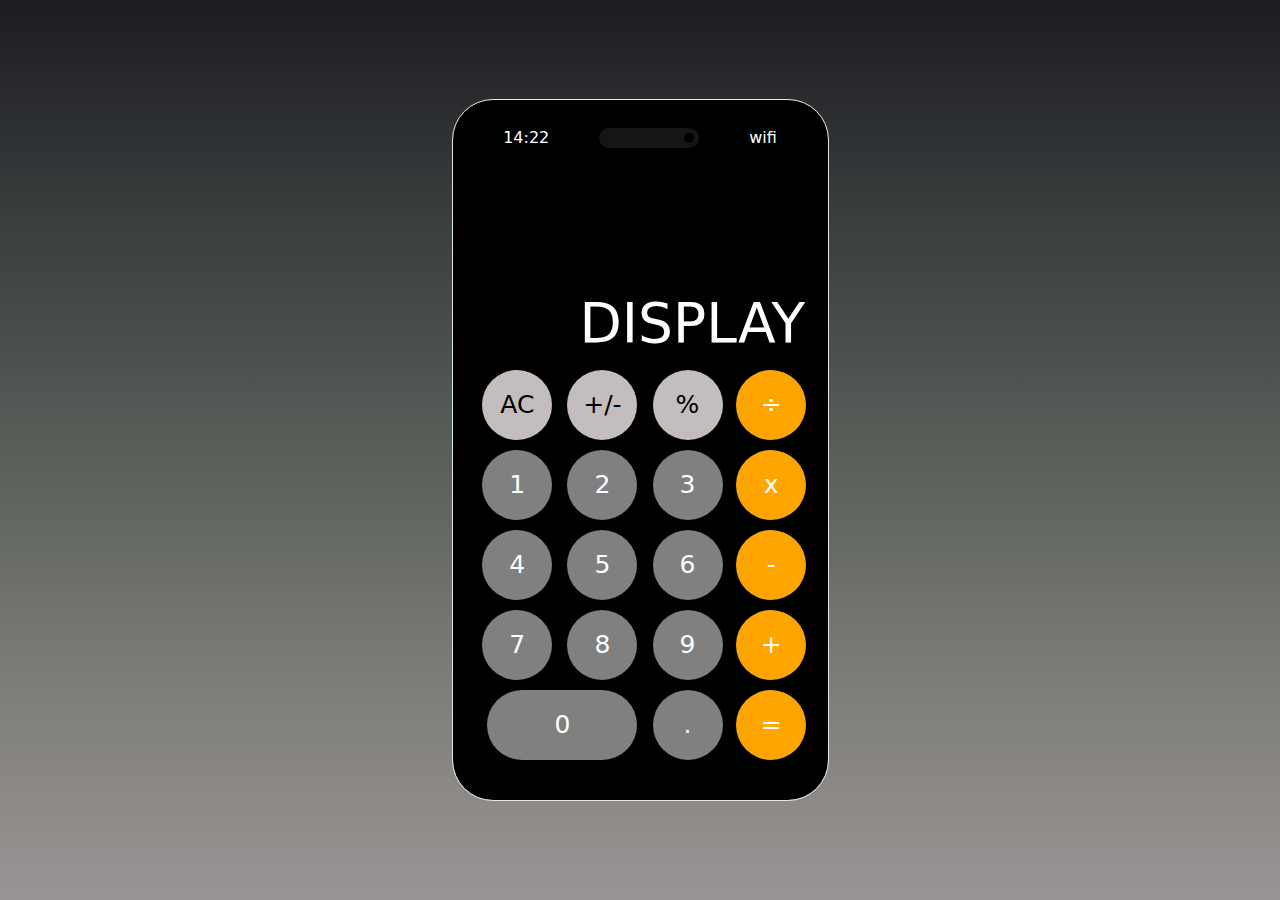
<file: calculator-finalproject/index.html>
<!DOCTYPE html>
<html lang="en">
<head>
    <meta charset="UTF-8">
    <meta name="viewport" content="width=device-width, initial-scale=1.0">
    <link rel="stylesheet" href="style.css">
    <script src="app.js" defer></script>
    <title>Document</title>
</head>
<body>
    <div class="iphone">
        <div class="top-of-screen">
            <div class="time">12:00</div>
            <div class="camera">
                <div class="camera-camera"></div>
            </div>
            <div class="right-content">wifi</div>
        </div>
        <div class="main-container">
            <div class="display">DISPLAY</div>
            <div class = "buttons">
                <div class="three-quarters-container">
                    <div class="top-row">
                        <button id="clear">AC</button>
                        <button id="sign">+/-</button>
                        <button id="percent">%</button>
                    </div>
                    <div class="numbers">
                        <button id="1">1</button>
                        <button id="2">2</button>
                        <button id="3">3</button>
                        <button id="4">4</button>
                        <button id="5">5</button>
                        <button id="6">6</button>
                        <button id="7">7</button>
                        <button id="8">8</button>
                        <button id="9">9</button>
                        <button id="0">0</button>
                        <button id="decimal">.</button>
                    </div>
                </div>
                <div class="operators">
                    <button id="div">&div;</button>
                    <button id="mul">x</button>
                    <button id="sub">-</button>
                    <button id="add">+</button>
                    <button id="eql">=</button>
                </div>
            </div>
        </div>
    </div>
    
</body>
</html>
</file>
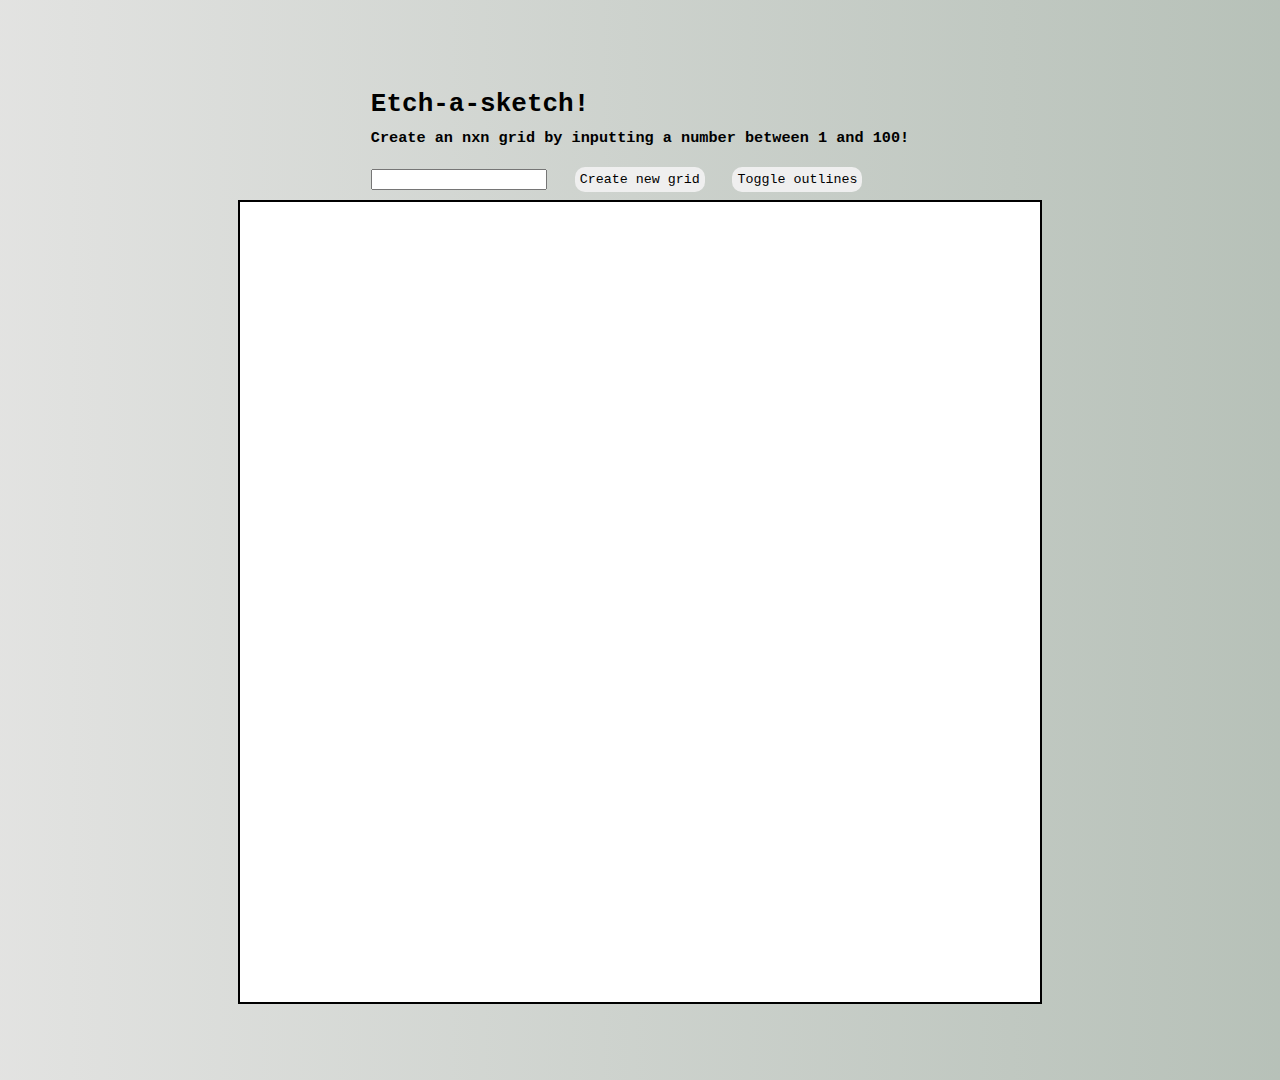
<file: etchasketch/index.html>
<!DOCTYPE html>
<html lang="en">
<head>
    <meta charset="UTF-8">
    <meta name="viewport" content="width=device-width, initial-scale=1.0">
    <script src="app.js" defer></script>
    <link rel="stylesheet" href="styles.css">
    <title>Document</title>
</head>
<body>
    <div class="heading">
        <h1>Etch-a-sketch!</h1>
        <h3>Create an nxn grid by inputting a number between 1 and 100!</h3>
        <input type="text" name="n" id="n">
        <button id="create-button">Create new grid</button>
        <button id="outline-button">Toggle outlines</button>
    </div>
    <div class="container"></div>
</body>
</html>
</file>
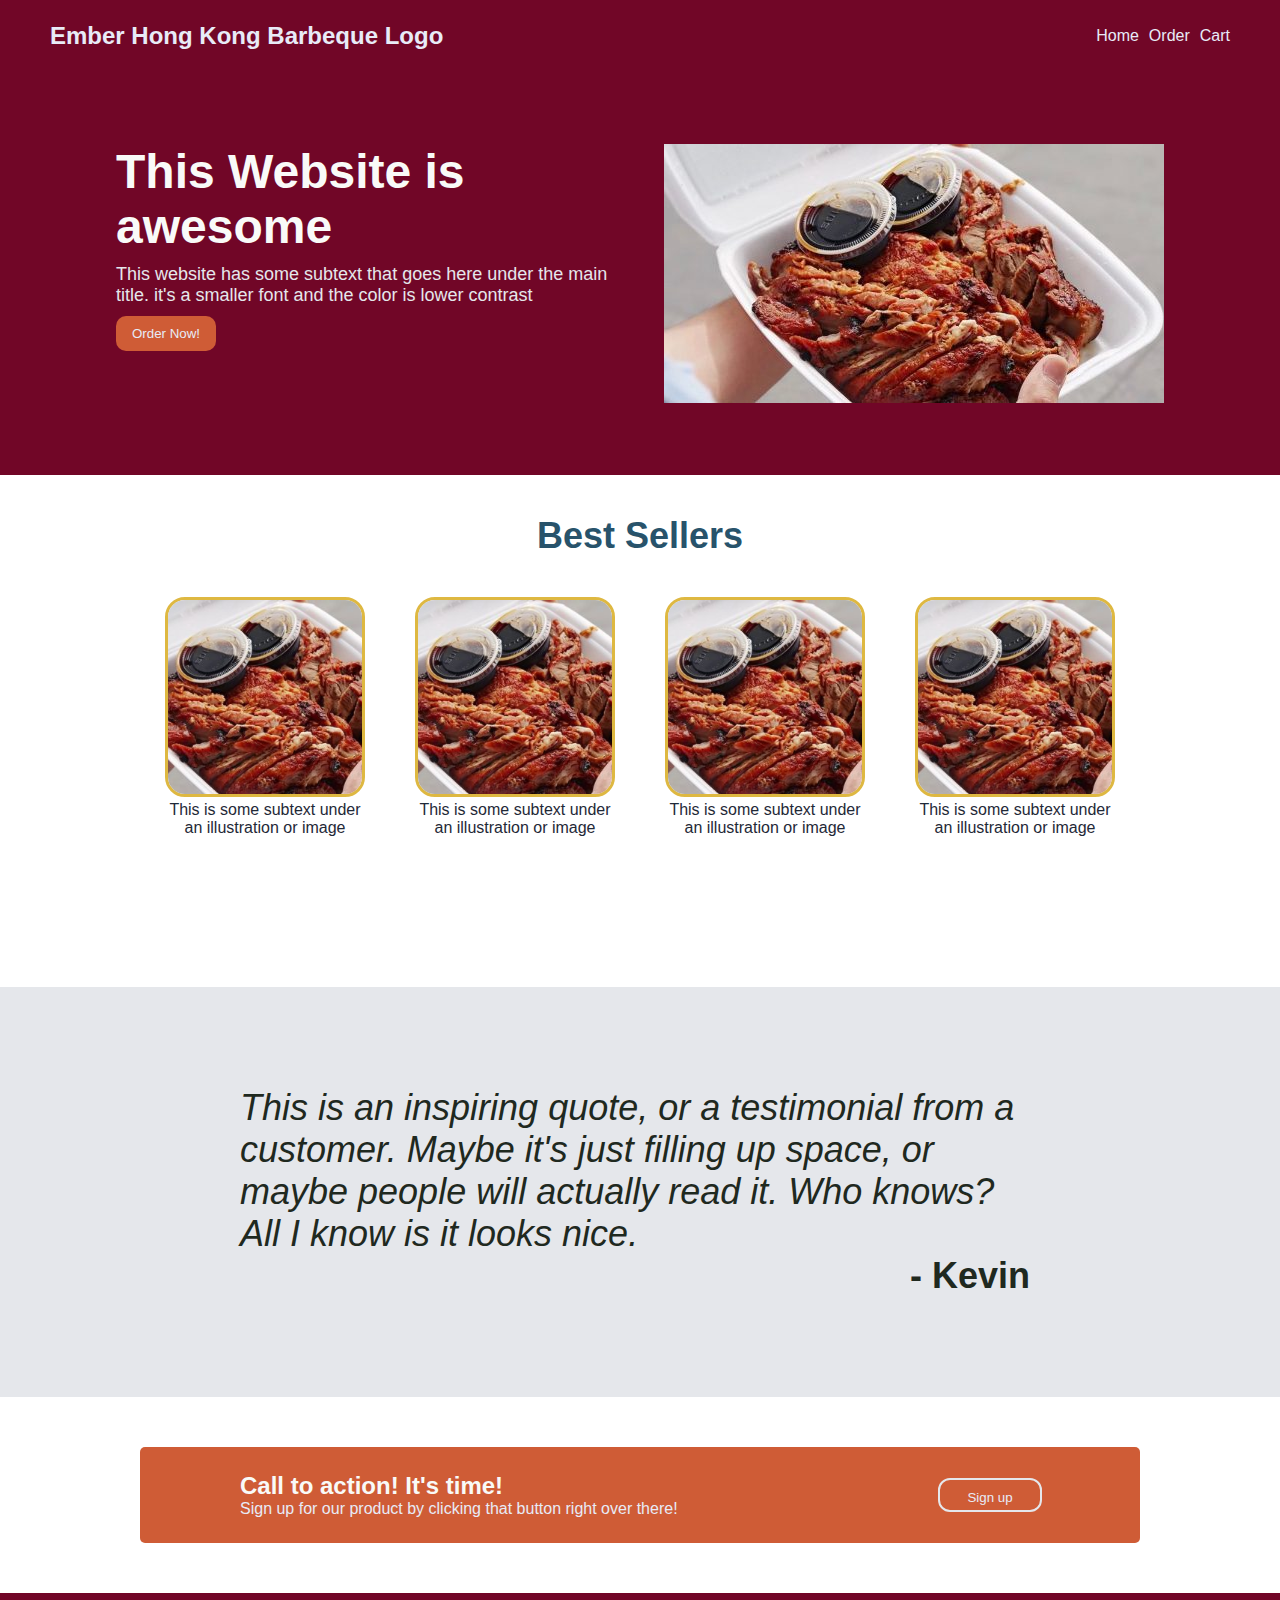
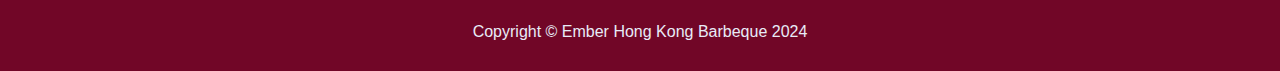
<file: landingpage/index.html>
<!DOCTYPE html>
<html lang="en">
<head>
    <meta charset="UTF-8">
    <meta name="viewport" content="width=device-width, initial-scale=1.0">
    <link rel="stylesheet" href="assets/styles.css">
    <title>Ember HKBBQ Landing page</title>
</head>
<body>
    <div class="hero">
        <h2>Ember Hong Kong Barbeque Logo</h2>
        <ul>
            <li><a href="#">Home</a></li>
            <li><a href="#">Order</a></li>
            <li><a href="#">Cart</a></li>
        </ul>
    </div>
    <div class="container1">
        <div class="header">
            This Website is awesome
            <div class="subtext">
                This website has some subtext that goes here under the main title. it's a smaller font and the color is lower contrast
            </div>
            <button>Order Now!</button>
        </div>
        <img src="assets/placeholderimage.jpeg">
    </div>
    <div class="title">Best Sellers</div>
    <div class="container2">
        <div class="item">
            <img src="assets/placeholderimage.jpeg" alt="product1">
            <div class="text">This is some subtext under an illustration or image</div>
        </div>
        <div class="item">
            <img src="assets/placeholderimage.jpeg" alt="product2">
            <div class="text">This is some subtext under an illustration or image</div>
        </div>
        <div class="item">
            <img src="assets/placeholderimage.jpeg" alt="product3">
            <div class="text">This is some subtext under an illustration or image</div>
        </div>
        <div class="item">
            <img src="assets/placeholderimage.jpeg" alt="product4">
            <div class="text">This is some subtext under an illustration or image</div>
        </div>
    </div>
    <div class="container3">
        <!-- <img src="asset/quotevector.jpg"> -->
        <div class="quote">
            <i>This is an inspiring quote, or a testimonial from a customer. Maybe it's just filling 
            up space, or maybe people will actually read it. Who knows? All I know is it looks nice.
            </i>
            <div class="quoter">- Kevin</div>
        </div>
    </div>
    <div class="container4">
        <div class="banner">
            <div class="text">
                <div class="header">Call to action! It's time!</div>
                <div>Sign up for our product by clicking that button right over there!</div>
            </div>
            <button>Sign up</button>
        </div>
    </div>
    <div class="footer">
        Copyright &copy; Ember Hong Kong Barbeque 2024
    </div>
</body>
</html>
</file>
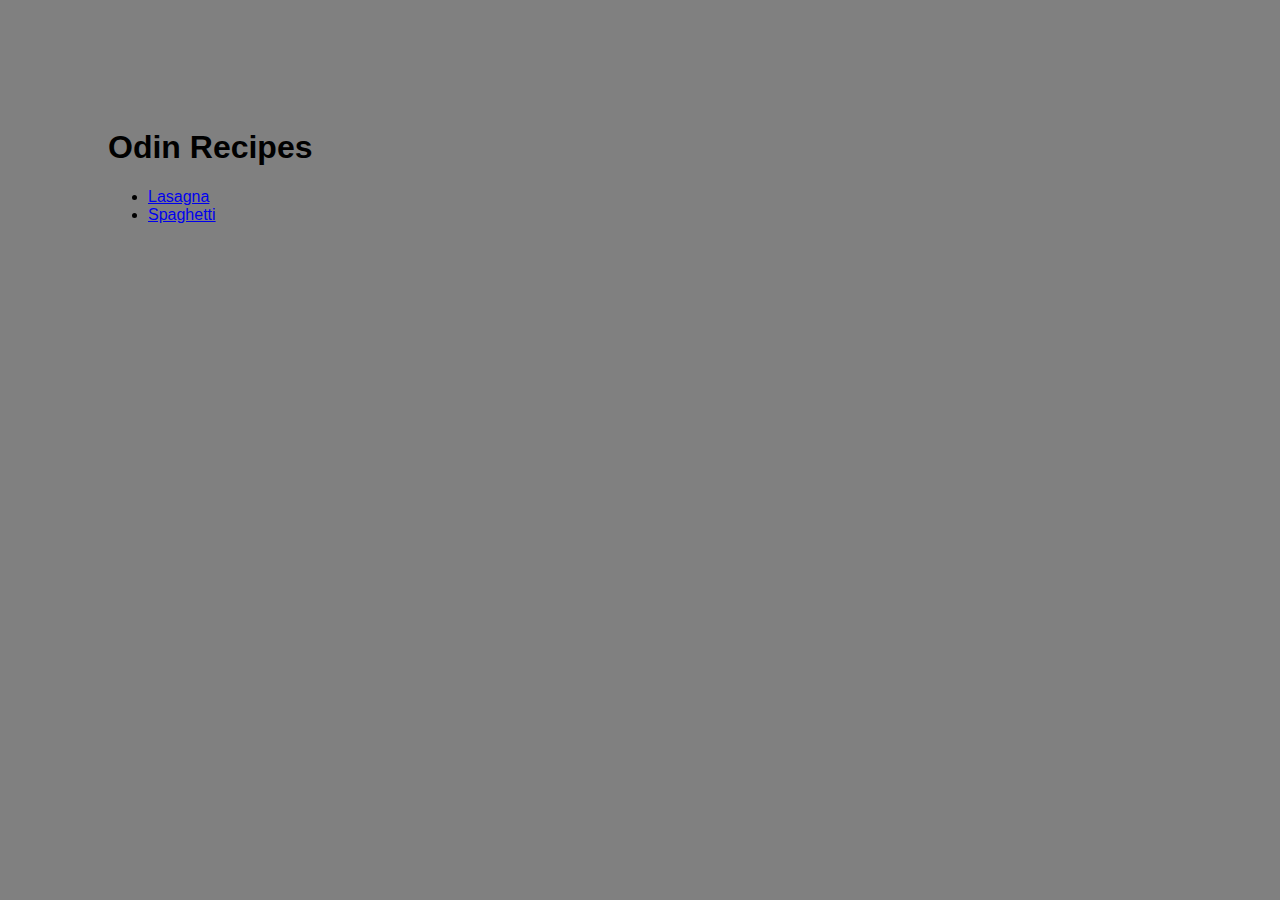
<file: recipeproject/index.html>
<!DOCTYPE html>
<html lang="en">
<head>
    <meta charset="UTF-8">
    <meta name="viewport" content="width=device-width, initial-scale=1.0">
    <link rel="stylesheet" href="style.css">
    <title>Document</title>
</head>
<body>
    <div class="container">
        <h1>Odin Recipes</h1>
        <ul class="list">
            <li>
                <a href="recipes/lasagna.html">Lasagna</a>
            </li>
            <li>
                <a href="recipes/spagettiandmeatballs.html">Spaghetti</a>
            </li>
        </ul>
    </div>
</body>
</html>
</file>
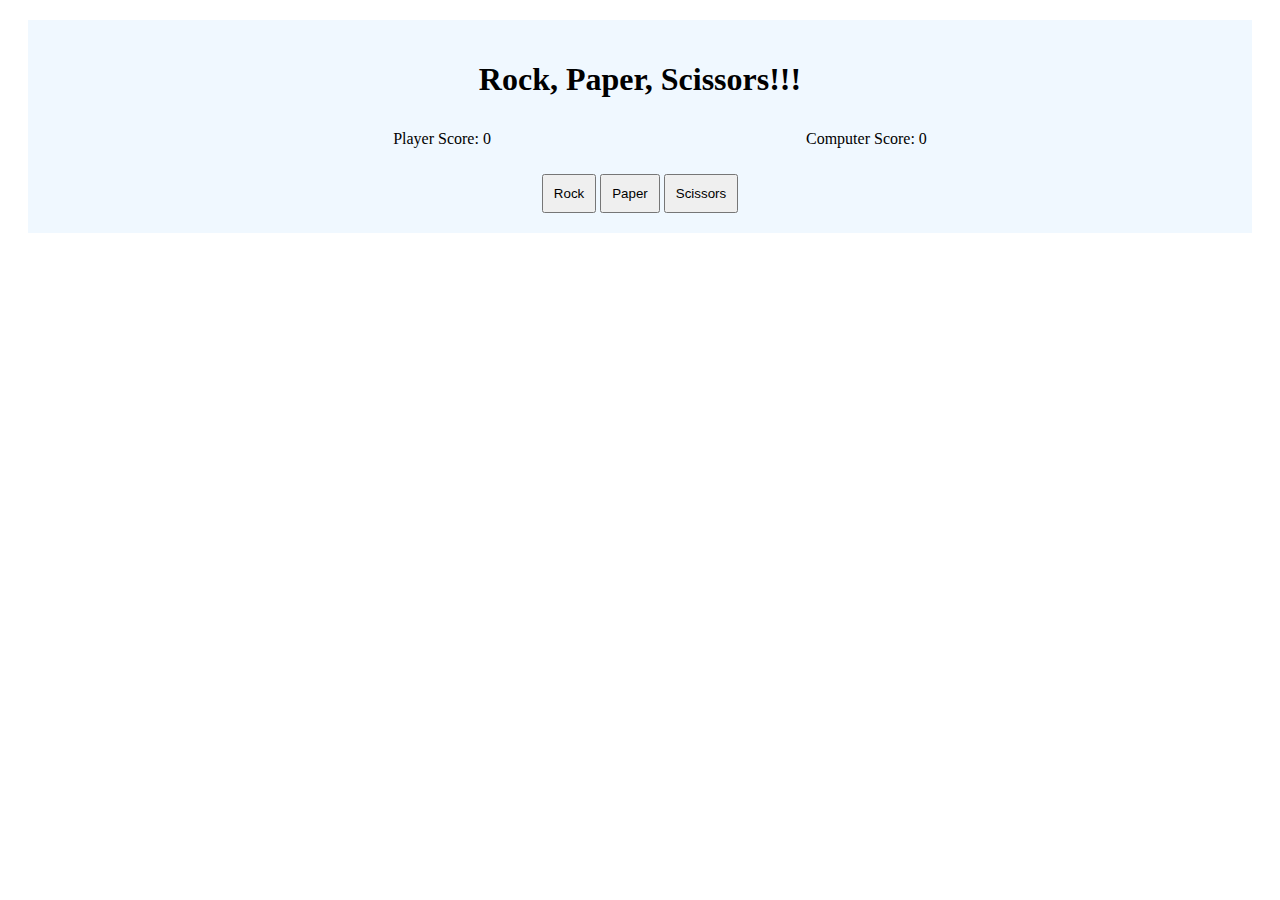
<file: rps/index.html>
<!DOCTYPE html>
<html lang="en">
<head>
    <meta charset="UTF-8">
    <meta name="viewport" content="width=device-width, initial-scale=1.0">
    <script src="rps.js" defer></script>
    <link rel="stylesheet" href="styles.css"/>
    <title>Document</title>
</head>
<body>
    <div class="container">
        <h1>Rock, Paper, Scissors!!!</h1>
        <ul class="score">
            <li class="player-score"></li>
            <li class="computer-score"></li>
        </ul>        
        <!-- <p class="Instructions">hey</h3> -->
        <div class="rps">
            <button id="rock">Rock</button>
            <button id="paper">Paper</button>
            <button id="scissors">Scissors</button>
        </div>
    </div>
</body>
</html>
</file>
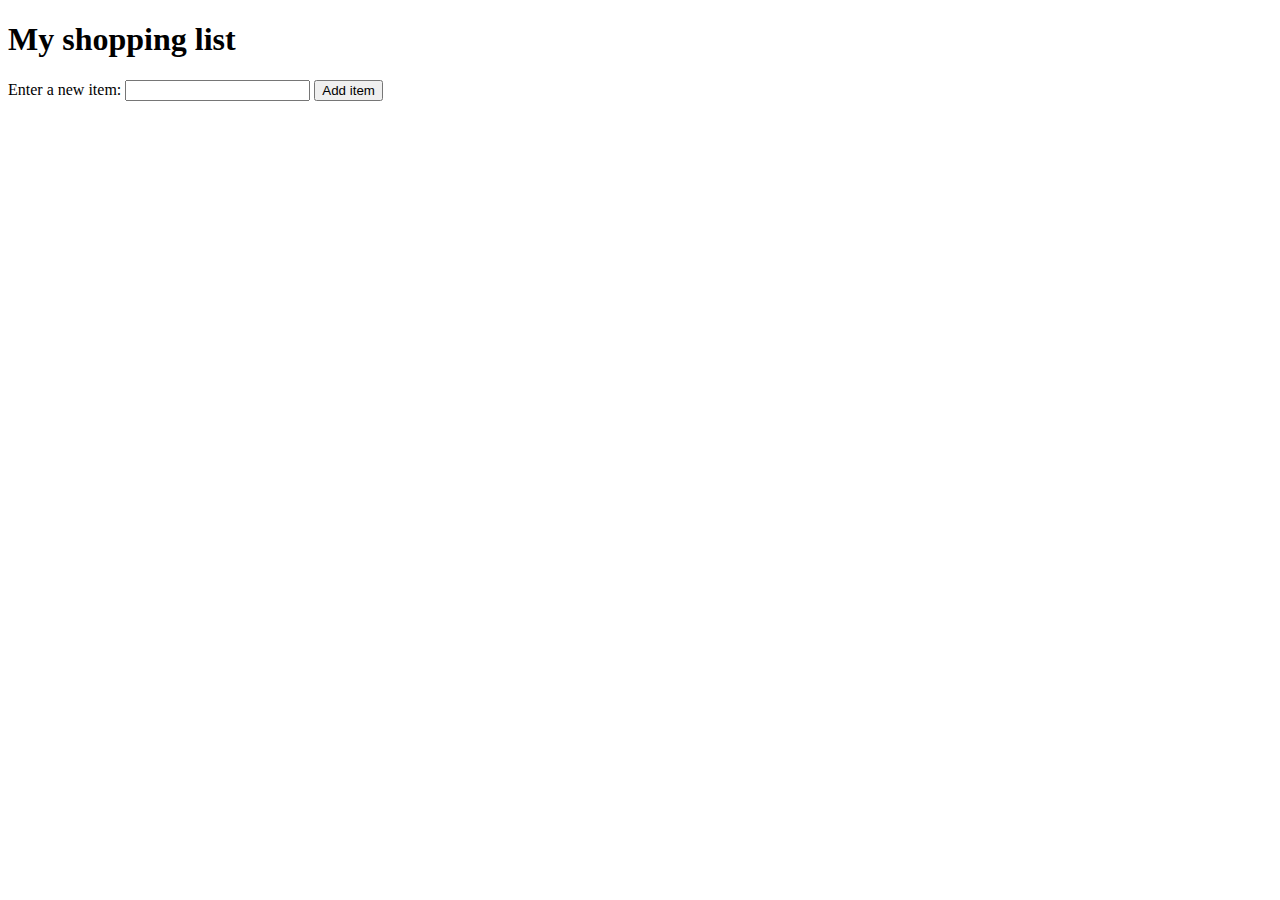
<file: shoppinglist/index.html>
<!DOCTYPE html>
<html lang="en-US">
  <head>
    <meta charset="utf-8">
    <meta name="viewport" content="width=device-width, initial-scale=1.0">
    <script src="shoppinglist.js" defer></script>
    <title>Shopping list example</title>
    <style>
      li {
        margin-bottom: 10px;
      }

      li button {
        font-size: 8px;
        margin-left: 20px;
        color: #666;
      }
    </style>
  </head>
  <body>

    <h1>My shopping list</h1>

    <div>
      <label for="item">Enter a new item:</label>
      <input type="text" name="item" id="item">
      <button id="addItemButton">Add item</button>
    </div>

    <ul id="shoppingList">

    </ul>

    <script>

    </script>
  </body>
</html>
</file>
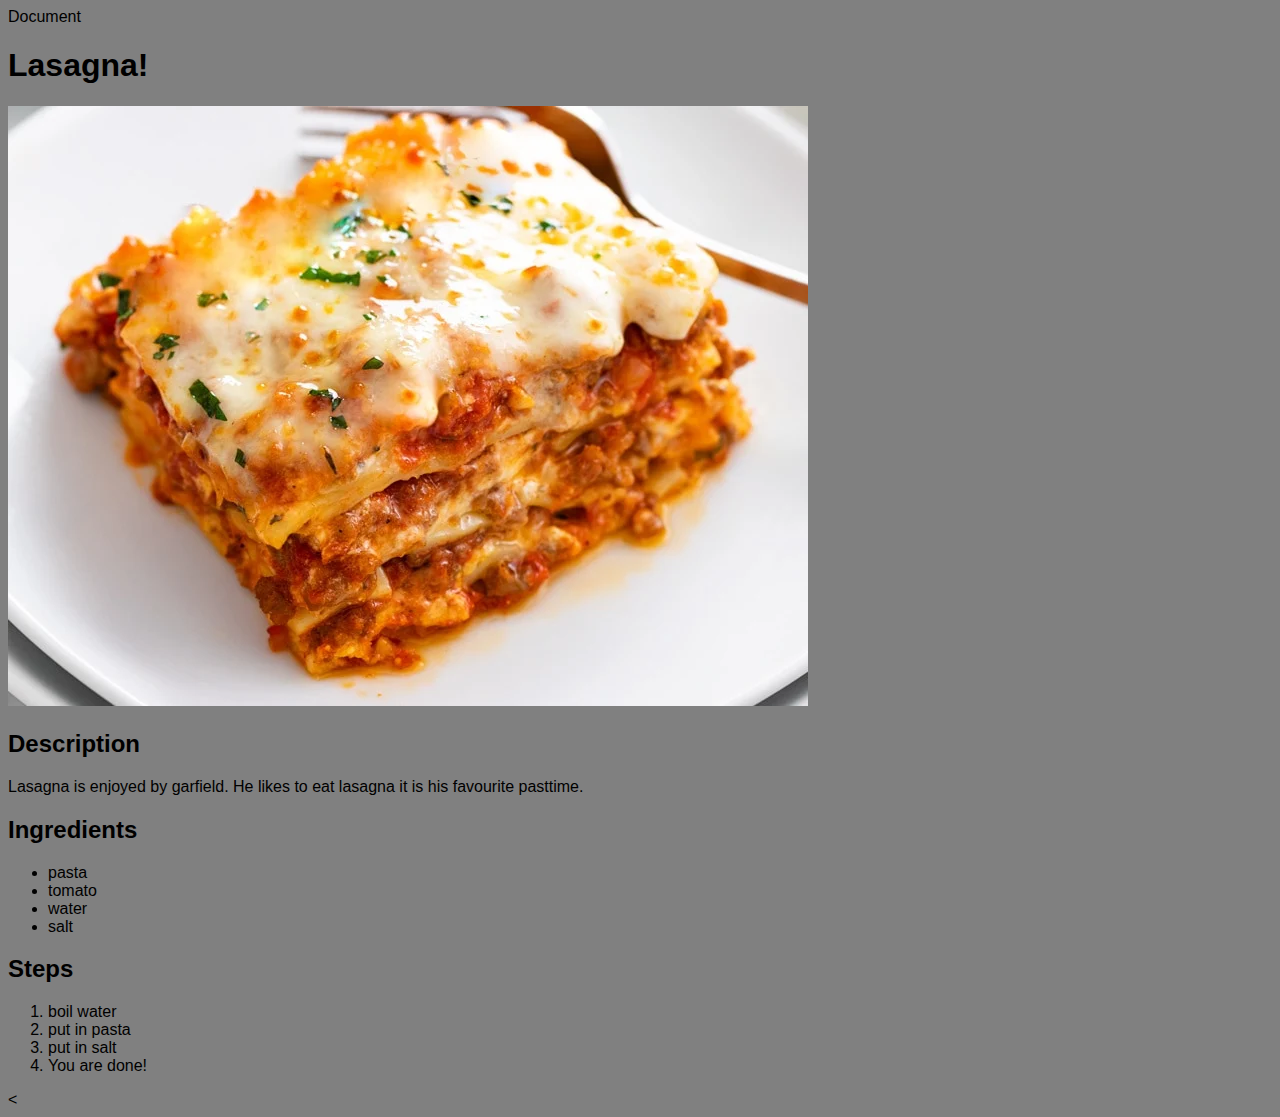
<file: recipeproject/recipes/lasagna.html>
<!DOCTYPE html>
<html lang="en">
<head>
    <meta charset="UTF-8">
    <meta name="viewport" content="width=device-width, initial-scale=1.0">
    <link rel="stylesheet" href="../style.css"
    <title>Document</title>
</head>
<body>
    <h1>Lasagna!</h1>
    <img src="lasagna.png">
    <h2>Description</h2>
    <p>Lasagna is enjoyed by garfield. He likes to eat lasagna
        it is his favourite pasttime.
    </p>
    <h2>Ingredients</h2>
    <ul>
        <li>pasta</li>
        <li>tomato</li>
        <li>water</li>
        <li>salt</li>
    </ul>
    <h2>Steps</h2>
    <ol>
        <li>boil water</li>
        <li>put in pasta</li>
        <li>put in salt</li>
        <li>You are done!</li>
    </ol>
    <
</body>
</html>
</file>
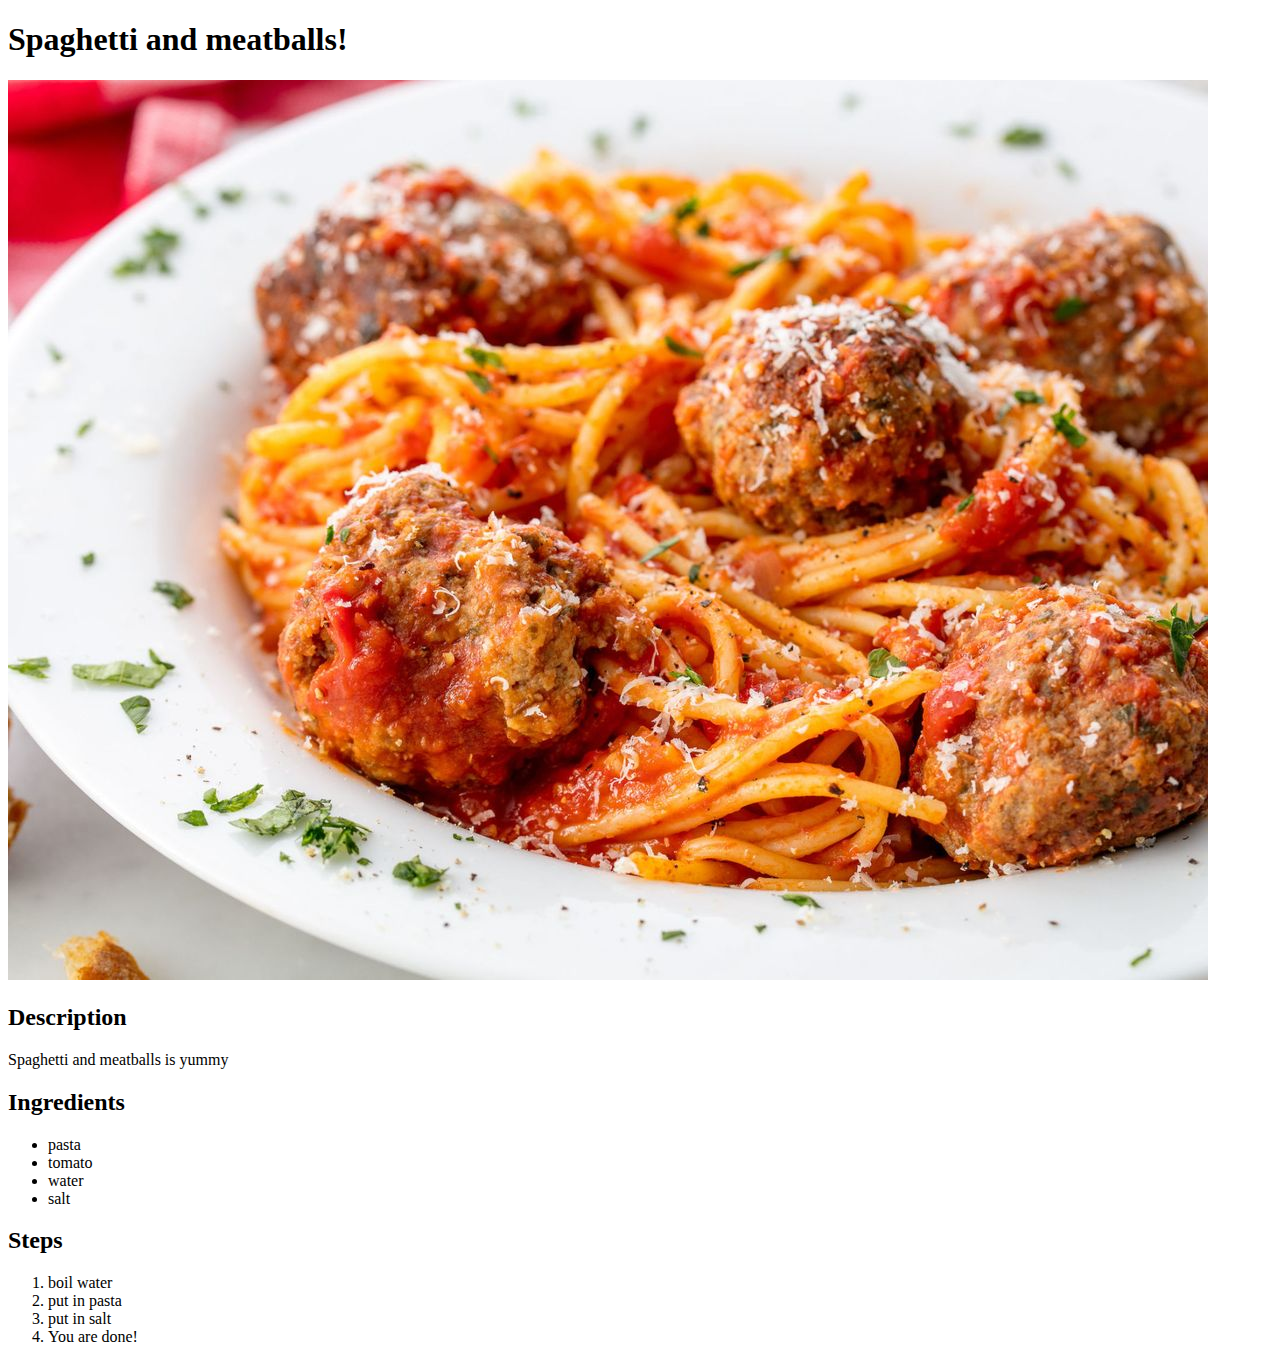
<file: recipeproject/recipes/spagettiandmeatballs.html>
<!DOCTYPE html>
<html lang="en">
<head>
    <meta charset="UTF-8">
    <meta name="viewport" content="width=device-width, initial-scale=1.0">
    <title>Document</title>
</head>
<body>
    <h1>Spaghetti and meatballs!</h1>
    <img src="spaghetti.jpg">
    <h2>Description</h2>
    <p>Spaghetti and meatballs is yummy
    </p>
    <h2>Ingredients</h2>
    <ul>
        <li>pasta</li>
        <li>tomato</li>
        <li>water</li>
        <li>salt</li>
    </ul>
    <h2>Steps</h2>
    <ol>
        <li>boil water</li>
        <li>put in pasta</li>
        <li>put in salt</li>
        <li>You are done!</li>
    </ol>
</body>
</html>
</file>
<file: calculator-finalproject/style.css>
* {
    font-family:system-ui, -apple-system, BlinkMacSystemFont, 'Segoe UI', Roboto, Oxygen, Ubuntu, Cantarell, 'Open Sans', 'Helvetica Neue', sans-serif;
    box-sizing:border-box;
    margin: 0px;
}

body {
    display: flex;
    align-items: center;
    justify-content: center;
    height: 100vh;
    background-image: linear-gradient(in hsl longer hue, rgb(29, 29, 32), rgb(153, 149, 149));
}

.top-of-screen {
    color: white;
    width: 100%;
    display: flex;
    justify-content: center;
    gap: 50px; 
    /* outline: 2px solid white; */
    margin-bottom: 125px;
}

.iphone {
    display: flex;
    flex-direction: column;
    align-items: center;
    justify-content: center;
    outline: 1px solid rgb(227, 233, 228);
    background-color: rgb(0, 0, 0);
    border-radius: 40px;
    width: 375px;
    height: 700px;
    /* padding-top: 150px; */
}

.camera {
    display: flex;
    width: 100px;
    height: 20px;
    background-color: rgba(110, 101, 101, 0.205);
    border-radius: 20px;
    justify-content: right;
    align-items: center;
    flex-shrink: 0;
}

.camera-camera {
    height: 10px;
    width: 10px;
    border-radius: 10px;
    background-color: rgb(0, 0, 0);
    margin-right: 5px;
}

.main-container {
    display: flex;
    flex-wrap: wrap;
    background-color: black;
    height: 500px;
    width: 350px;
}

button {
    font-size: 25px;
    border-radius: 50px;
    border: none;
    margin: 5px;
    width: 70px;
    height: 70px;
}


.buttons {
    display: flex;
    /* justify-content: center;  */
}

.three-quarters-container {
    width: 75%;
    text-align: right;
}

.operators {
    width: 25%;
    text-align: center;
}

.top-row button {
    text-align: center;
    background-color: rgb(196, 189, 189)
}

.numbers button {
    color: white;
    /* background-color: grey; */
    background-color: grey
}


.operators button{
    color: white;
    background-color: orange;
}

.top-row button:active {
    background-color: rgb(224, 217, 217)
}

.numbers button:active {
    background-color: rgb(177, 175, 175);
}

.operators button:active {
    background-color: rgb(253, 194, 84);
}

/* id 0 */
#\30 {
    width: 150px;
}

.display {
    display: flex;
    flex: auto;
    justify-content: right;
    align-items:last baseline;
    color: white;
    font-size: 55px;
    margin: 10px;
    /* outline: 2px solid red; */
}
</file>
<file: etchasketch/styles.css>
* {
    font-family: monospace;
    box-sizing: border-box;
    margin: 0px;
}

body {
    display: flex;
    flex-direction: column;
    justify-content: center;
    align-items: center;
    height: 120vh;
    background-image: linear-gradient(to right, rgba(179, 180, 176, 0.377), rgba(154, 168, 156, 0.712));

}

.heading h1,
.heading h3,
.heading input,
.heading button {
    margin: 10px;
}

button {
    border-radius: 10px;
    padding: 5px;
    border: none;
}

button:hover {
    background-color: lightgreen;
    scale: 102%;
}

.container {
    display: flex;
    flex-wrap: wrap;
    width: 800px;
    height: 800px;
    justify-content: center;
    outline: 2px solid black;
    flex-shrink: 0;
    background-color: white;
}
</file>
<file: landingpage/assets/styles.css>
* {
    box-sizing: border-box;
}

body {
    font-size: 16px;
    color: #E8EBF7;
    font-family: 'Roboto', sans-serif;
    margin: 0;
}

ul {
    display: flex;
    list-style-type: none;
    gap: 10px
}

a {
    text-decoration: none;
    color: #E8EBF7
}

.hero {
    display: flex;
    background-color: #710627;
    height: 72px;
    justify-content: space-between;
    padding: 8px 50px;
    align-items: center;
}

.hero h2{
    flex-shrink: 0;
}

.container1 {
    display: flex;
    background-color: #710627;
    justify-content: center;
    padding: 72px;
    gap: 48px;
}

.header {
    font-size: 48px;
    font-weight: bold;
    display: flex;
    flex-direction: column;
    max-width: 500px;
    /* flex-shrink: 0; */
    gap: 10px;
    color: #F9FAF8
}

.subtext {
    font-size: 18px;
    font-weight: lighter;
    color: #E5E7EB;
}

.header img {
    width: 500px;
    height: auto;
}

button {
    background-color: #CF5C36;
    border: none;
    border-radius: 10px;
    color: #E8EBF7;
    height: auto;
    width: 100px;
    padding: 10px;
}

.title {
    text-align: center;
    font-weight: bolder;
    font-size: 36px;
    color: #28536B;
    padding: 40px 0px;
}

.container2 {
    display: flex;
    /* align-items: center; */
    justify-content: center;
    color: #1F2937;
    text-align: center;
    gap: 50px;
    margin-bottom: 150px;
}

.item {
    max-width: 200px;
}

.item img {
    object-fit: cover;
    max-width: 200px;
    height: 200px;
    border-radius: 10%;
    border: 3px solid #DEB841
}

.container3 {
    display: flex;
    background-color: #E5E7EB;
    padding: 100px;
    flex-direction: column;
    align-items: center;
    gap: 10px;
    font-size: 36px;
}

.quote {
    display: flex;
    flex-direction: column;
    color: #1f291f;
    /* outline: 1px solid black; */
    max-width: 800px;
}

.quoter {
    font-weight: bold;
    color: #1f291f;
    align-self: flex-end;
    margin-right: 10px;
}

.container4 {
    display: flex;
    align-items: center;
    justify-content: center;
}

.banner {
    display: flex;
    width: 1000px;
    background-color: #CF5C36;
    border-radius: 5px;
    padding: 25px 100px;
    margin: 50px 50px;
    align-self: center;
    justify-content: space-between;
}

.banner button {
    outline: 2px solid #E5E7EB;
    height: 30px;
    align-self: center;
}

.banner .header{
    color: #F9FAF8;
    font-size: 24px;
}

.footer {
    display: flex;
    background-color: #710627;
    align-items: center;
    justify-content: center;
    padding: 30px;
}
</file>
<file: recipeproject/style.css>
*{
    font-family: 'Segoe UI', Tahoma, Geneva, Verdana, sans-serif;
    box-sizing: border-box;
    background-color: grey;
}

.container {
    padding: 100px;
}
</file>
<file: rps/styles.css>
* {
    box-sizing: border-box;

}

.container {
    text-align: center;
    margin: 20px;
    padding: 20px;
    background-color: aliceblue;
}

.score {
    display: flex;
    flex: auto;
    justify-content:space-evenly;
    align-items: center;
    list-style: none;
}

li {
    margin: 10px;
}

button {
    padding: 10px;
}
</file>
